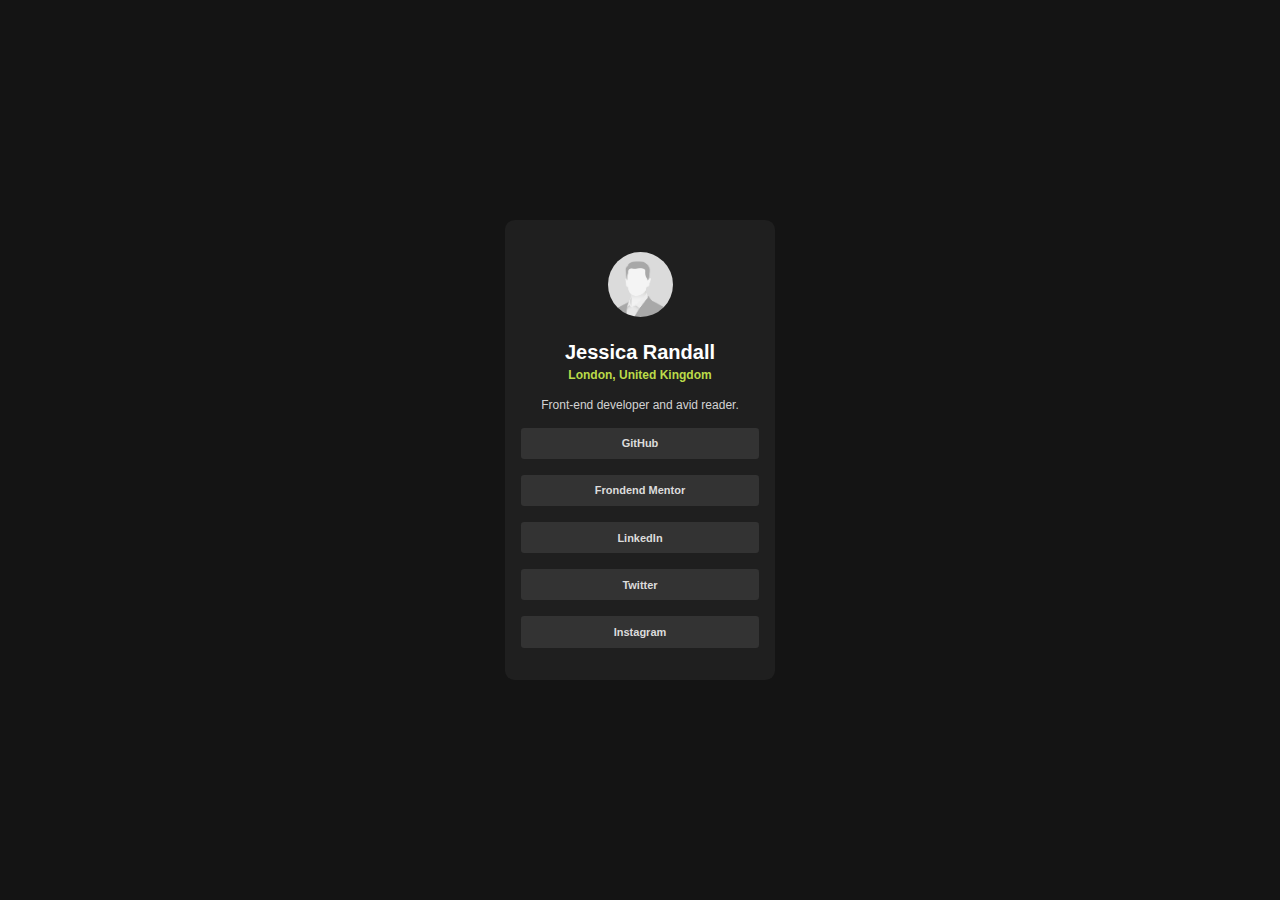
<file: 2_FirstCard/index.html>
<!DOCTYPE html>
<html lang="en">
  <head>
    <meta charset="UTF-8" />
    <meta name="viewport" content="width=|, initial-scale=1.0" />
    <link rel="stylesheet" href="css/style.css" />
    <title>First Card</title>
  </head>
  <body>
    <div class="card-wrapper">
      <img src="img/profile.jpg" alt="" class="profile-image" />
      <h2>Jessica Randall</h2>
      <h3>London, United Kingdom</h3>
      <p>Front-end developer and avid reader.</p>
      <a href="#">GitHub</a>
      <a href="#">Frondend Mentor</a>
      <a href="#">LinkedIn</a>
      <a href="#">Twitter</a>
      <a href="#">Instagram</a>
    </div>
  </body>
</html>
</file>
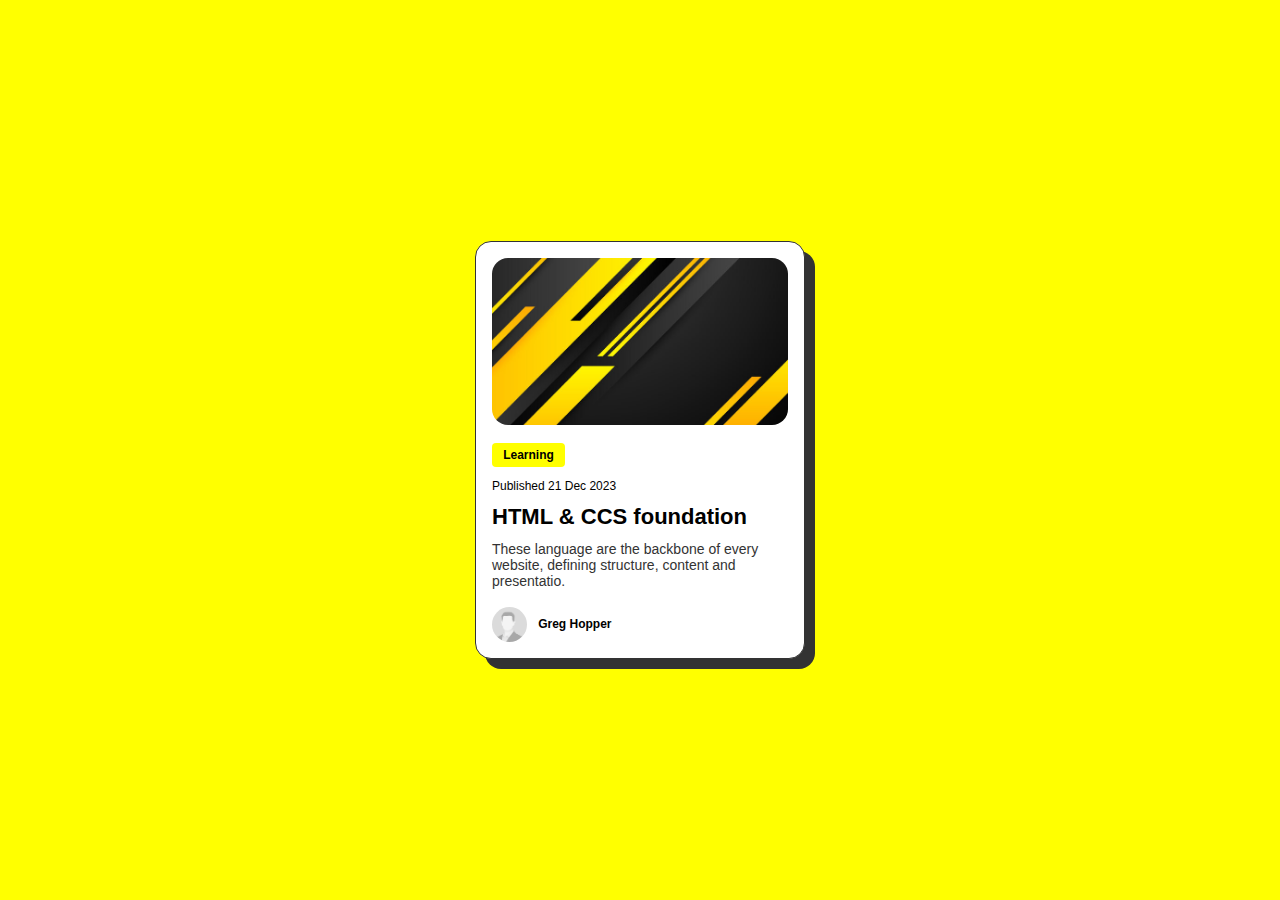
<file: 3_YellowCard/index.html>
<!DOCTYPE html>
<html lang="en">
  <head>
    <meta charset="UTF-8" />
    <meta name="viewport" content="width=device-width, initial-scale=1.0" />
    <title>Yellow Card</title>
    <link rel="stylesheet" href="css/style.css" />
  </head>
  <body>
    <div class="card-wrapper">
      <img src="img/back.jpg" alt="" class="back-image" />
      <span class="tag-category">Learning</span>
      <p class="date">Published 21 Dec 2023</p>
      <h2>HTML & CCS foundation</h2>
      <p class="descrption">
        These language are the backbone of every website, defining structure,
        content and presentatio.
      </p>
      <div class="author-wrapper">
        <img src="img/author.jpg" alt="" class="author-image" />
        <h4 class="author-name">Greg Hopper</h4>
      </div>
    </div>
  </body>
</html>
</file>
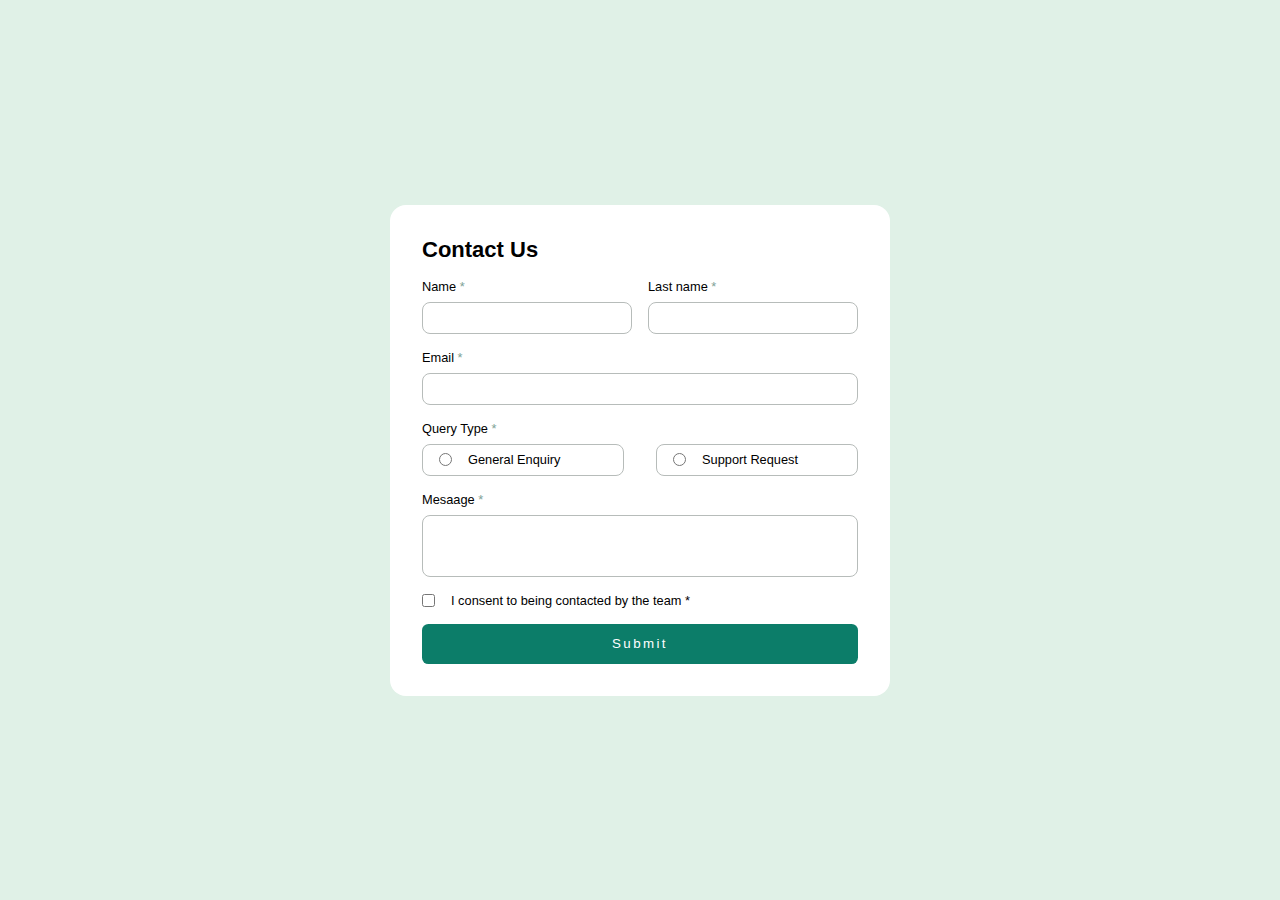
<file: 4_FirstForm/index.html>
<!DOCTYPE html>
<html lang="en">
  <head>
    <meta charset="UTF-8" />
    <meta name="viewport" content="width=device-width, initial-scale=1.0" />
    <title>First Form</title>
    <link rel="stylesheet" href="css/style.css" />
  </head>
  <body>
    <form action="#">
      <h2>Contact Us</h2>
      <div class="form-group">
        <div class="input-group">
          <label for="">Name <span class="extra">*</span></label>
          <input type="text" name="" id="" />
        </div>
        <div class="input-group">
          <label for="">Last name <span class="extra">*</span></label>
          <input type="text" name="" id="" />
        </div>
      </div>
      <div class="form-group">
        <div class="input-group">
          <label for="">Email <span class="extra">*</span></label>
          <input type="email" name="" id="" />
        </div>
      </div>
      <div class="form-group">
        <div class="input-group">
          <label for="">Query Type <span class="extra">*</span></label>
          <div class="in-row">
            <div class="radio-item">
              <input type="radio" name="" id="" />
              <label for="">General Enquiry</label>
            </div>
            <div class="radio-item">
              <input type="radio" name="" id="" />
              <label for="">Support Request</label>
            </div>
          </div>
        </div>
      </div>
      <div class="form-group">
        <div class="input-group">
          <label for="">Mesaage <span class="extra">*</span></label>
          <textarea row name="" id="" cols="30" rows="4"></textarea>
        </div>
      </div>
      <div class="form-group">
        <input type="checkbox" name="" id="" />
        <label for="">I consent to being contacted by the team *</label>
      </div>
      <button type="submit" value="">Submit</button>
    </form>
  </body>
</html>
</file>
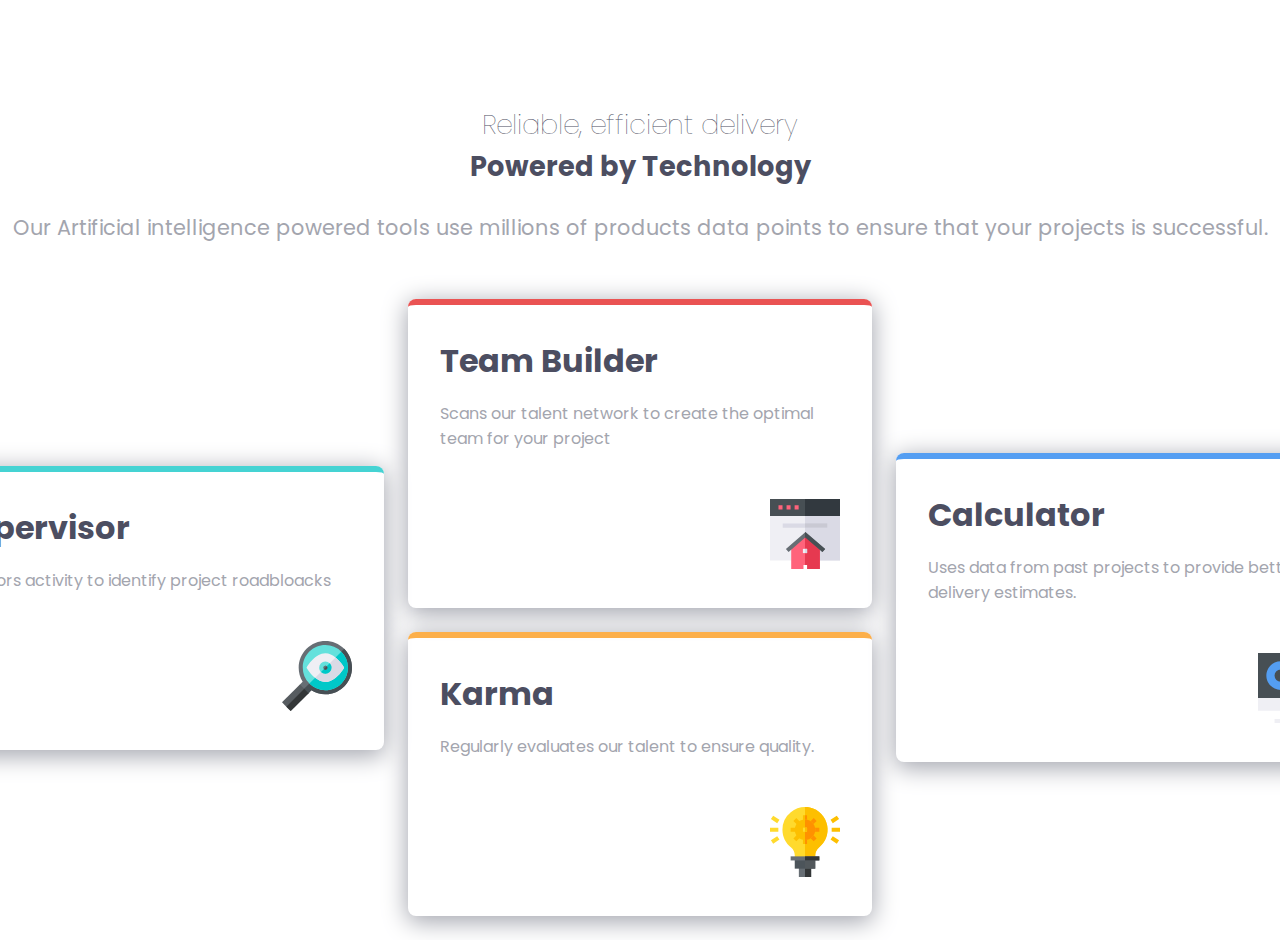
<file: 6_SASS/index.html>
<!DOCTYPE html>
<html lang="en">
  <head>
    <meta charset="UTF-8" />
    <meta name="viewport" content="width=device-width, initial-scale=1.0" />
    <title>SASS Homework</title>
    <link rel="preconnect" href="https://fonts.googleapis.com" />
    <link rel="preconnect" href="https://fonts.gstatic.com" crossorigin />
    <link
      href="https://fonts.googleapis.com/css2?family=Poppins:ital,wght@0,100;0,200;0,300;0,400;0,500;0,600;0,700;0,800;0,900;1,100;1,200;1,300;1,400;1,500;1,600;1,700;1,800;1,900&display=swap"
      rel="stylesheet"
    />
    <link rel="stylesheet" href="css/style.css" />
  </head>
  <body>
    <div class="section-wrapper">
      <div class="section-wrapper__title">
        <h2 class="section-wrapper__title--lighter alg-c">
          Reliable, efficient delivery
        </h2>
        <h2 class="section-wrapper__title--bolder alg-c">
          Powered by Technology
        </h2>
        <p class="section-wrapper__title--text alg-c">
          Our Artificial intelligence powered tools use millions of products
          data points to ensure that your projects is successful.
        </p>
      </div>
      <div class="section-wrapper__cards">
        <div class="card-wrapper">
          <div class="card-wrapper__card card-wrapper__card--supervisor">
            <h3>Supervisor</h3>
            <p>Monitors activity to identify project roadbloacks</p>
            <img src="img/icon-supervisor.svg" alt="" />
          </div>
        </div>
        <div class="card-wrapper">
          <div class="card-wrapper__card card-wrapper__card--team">
            <h3>Team Builder</h3>
            <p>
              Scans our talent network to create the optimal team for your
              project
            </p>
            <img src="img/icon-team-builder.svg" alt="" />
          </div>
          <div class="card-wrapper__card card-wrapper__card--karma">
            <h3>Karma</h3>
            <p>Regularly evaluates our talent to ensure quality.</p>
            <img src="img/icon-karma.svg" alt="" />
          </div>
        </div>
        <div class="card-wrapper">
          <div class="card-wrapper__card card-wrapper__card--calculator">
            <h3>Calculator</h3>
            <p>
              Uses data from past projects to provide better delivery estimates.
            </p>
            <img src="img/icon-calculator.svg" alt="" />
          </div>
        </div>
      </div>
    </div>
  </body>
</html>
</file>
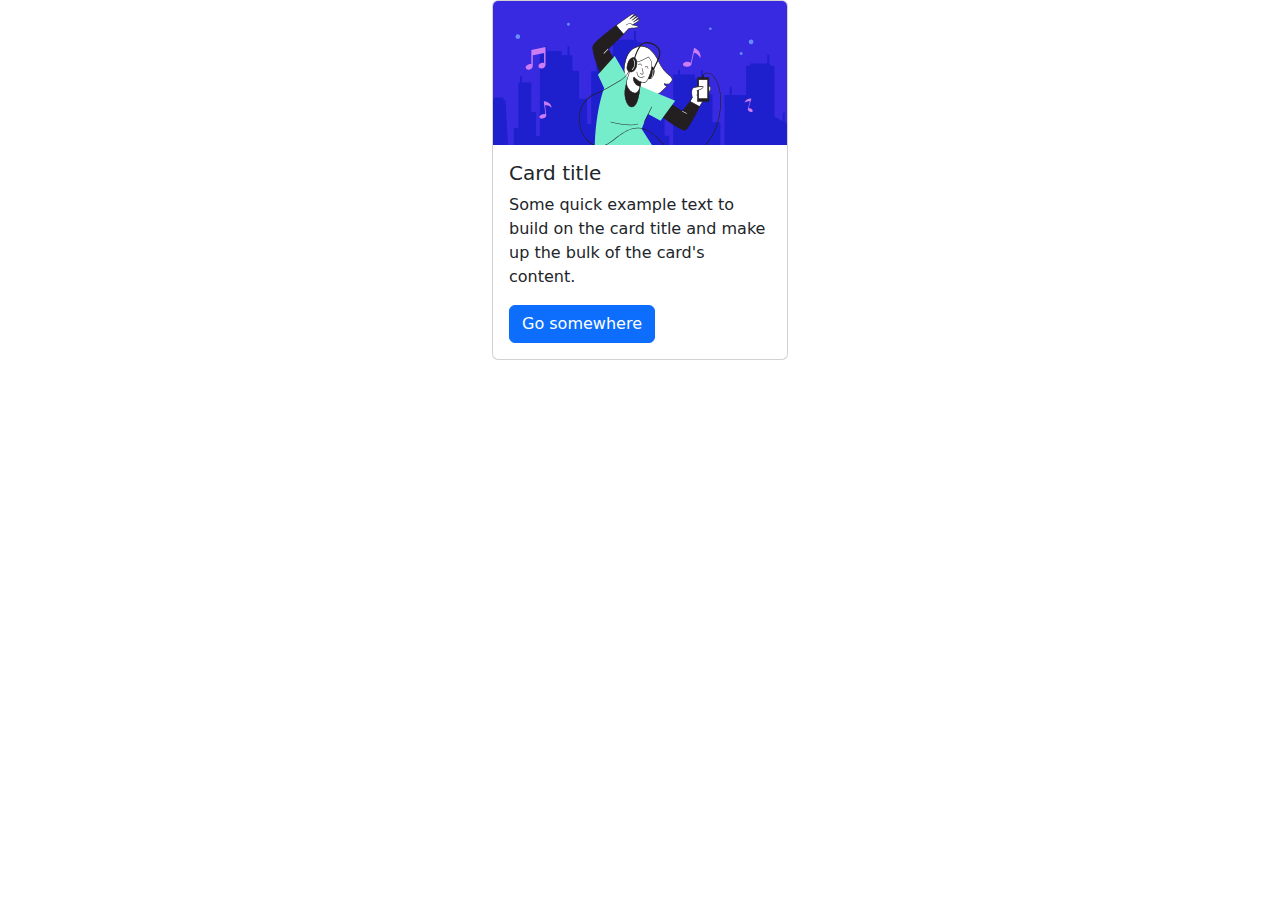
<file: 7_Bootstrap/index.html>
<!DOCTYPE html>
<html lang="en">
<head>
    <meta charset="UTF-8">
    <meta name="viewport" content="width=device-width, initial-scale=1.0">
    <title>First boostrap card</title>
    <link href="https://cdn.jsdelivr.net/npm/bootstrap@5.3.3/dist/css/bootstrap.min.css" rel="stylesheet" integrity="sha384-QWTKZyjpPEjISv5WaRU9OFeRpok6YctnYmDr5pNlyT2bRjXh0JMhjY6hW+ALEwIH" crossorigin="anonymous"></head>
<body>
   <div class="container-fluid">
    <div class="row justify-content-md-center">
        <div class="col-lg-3 col-md-3 col-sm-12">
            <div class="card w-100" >
                <img src="img/illustration-hero.svg" class="card-img-top" alt="...">
                <div class="card-body">
                  <h5 class="card-title">Card title</h5>
                  <p class="card-text">Some quick example text to build on the card title and make up the bulk of the card's content.</p>
                  <a href="#" class="btn btn-primary">Go somewhere</a>
                </div>
              </div>
        </div>
    </div>
    </div>
   </div>   
</body>
<script src="https://cdn.jsdelivr.net/npm/bootstrap@5.3.3/dist/js/bootstrap.bundle.min.js" integrity="sha384-YvpcrYf0tY3lHB60NNkmXc5s9fDVZLESaAA55NDzOxhy9GkcIdslK1eN7N6jIeHz" crossorigin="anonymous"></script></html>
</file>
<file: 2_FirstCard/css/style.css>
* {
  margin: 0;
  padding: 0;
  font-family: arial;
  box-sizing: border-box;
  box-sizing: border-box;
  font-family: Helvetica, sans-serif;
}

body {
  display: flex;
  justify-content: center;
  align-items: center;
  background-color: #141414;
  height: 100vh;
}

.card-wrapper {
  background-color: #1f1f1f;
  display: flex;
  flex-direction: column;
  align-items: center;
  padding: 2rem 1rem;
  border-radius: 0.6rem;
  width: 270px;
}

.profile-image {
  width: 65px;
  border-radius: 100%;
  margin-bottom: 1.5rem;
}

.card-wrapper h2 {
  color: white;
  font-size: 20px;
  margin-bottom: 0.2rem;
}

.card-wrapper h3 {
  color: #bbdb49;
  font-size: 12px;
  margin-bottom: 1rem;
}

.card-wrapper p {
  color: lightgray;
  font-size: 12px;
}

.card-wrapper a {
  text-decoration: none;
  margin-top: 1rem;
  background-color: #333333;
  width: 100%;
  color: #dcdcdc;
  padding: 0.6rem;
  font-size: 11px;
  text-align: center;
  font-weight: 50px;
  border-radius: 0.2rem;
  font-weight: bold;
}
</file>
<file: 3_YellowCard/css/style.css>
* {
  margin: 0;
  padding: 0;
  box-sizing: border-box;
  font-family: Helvetica, sans-serif;
}

body {
  display: flex;
  justify-content: center;
  align-items: center;
  height: 100vh;
  background-color: yellow;
}

.card-wrapper {
  background-color: white;
  padding: 1rem;
  border-radius: 1rem;
  width: 330px;
  border: 1px solid #333;
  box-shadow: 10px 10px #333;
}

.back-image {
  width: 100%;
  border-radius: 1rem;
  margin-bottom: 1rem;
}

.author-image {
  width: 35px;
  border-radius: 100%;
}

.tag-category {
  background-color: yellow;
  padding: 0.3rem 0.7rem 0.3rem 0.7rem;
  font-size: 12px;
  font-weight: bold;
  border-radius: 4px;
}

p.date {
  margin-top: 1rem;
  font-size: 12px;
}

.card-wrapper h2 {
  margin-top: 0.7rem;
  font-size: 22px;
}

p.descrption {
  color: #333;
  font-size: 14px;
  margin-top: 0.7rem;
}

.author-wrapper {
  display: flex;
  align-items: center;
  gap: 0.7rem;
  margin-top: 1.1rem;
}

.card-wrapper h4 {
  font-size: 12px;
}
</file>
<file: 4_FirstForm/css/style.css>
* {
  margin: 0;
  padding: 0;
  box-sizing: border-box;
  font-family: Helvetica, sans-serif;
}

body {
  display: flex;
  justify-content: center;
  align-items: center;
  height: 100vh;
  background-color: #e0f1e7;
}

body form {
  background-color: white;
  padding: 2rem;
  border-radius: 1rem;
  width: 500px;
}

form h2 {
  font-size: 22px;
  margin-bottom: 1rem;
}

form .form-group {
  display: flex;
  gap: 1rem;
  margin-bottom: 1rem;
  width: 100%;
}

form .form-group .input-group {
  display: flex;
  flex-direction: column;
  gap: 0.5rem;
  width: 100%;
}

.input-group label,
form .form-group {
  font-size: 0.8rem;
}

.input-group input[type="text"],
.input-group input[type="email"] {
  width: 100%;
  height: 2rem;
  border: 1px solid #b7bcba;
  border-radius: 0.5rem;
  padding: 0 1rem;
}

.input-group textarea {
  resize: none;
  border: 1px solid #b7bcba;
  border-radius: 0.5rem;
}

.in-row {
  display: flex;
  gap: 2rem;
  align-items: center;
}
.radio-item {
  display: flex;
  gap: 1rem;
  align-items: center;
  width: 100%;
  height: 2rem;
  border: 1px solid #b7bcba;
  border-radius: 0.5rem;
  padding: 0 1rem;
}

.radio-item input[type="radio"] {
  color: aquamarine;
}

form button {
  width: 100%;
  height: 40px;
  border: none;
  border-radius: 0.4rem;
  background-color: #0c7d69;
  letter-spacing: 0.15rem;
  color: white;
}

.extra {
  color: #7ea296;
}
</file>
<file: 6_SASS/css/style.css>
* {
  margin: 0;
  padding: 0;
  color: hsl(234, 12%, 34%);
  font-family: "Poppins", sans-serif;
}

body {
  display: flex;
  justify-content: center;
  align-items: center;
  padding: 1.5rem;
}

.alg-c {
  text-align: center;
}

.section-wrapper {
  display: flex;
  flex-direction: column;
  gap: 1.5rem;
}
.section-wrapper__title {
  align-items: center;
  margin-top: 5rem;
  display: flex;
  flex-direction: column;
  gap: 0rem;
}
.section-wrapper__title--lighter {
  font-weight: lighter;
  font-size: 1.7rem;
  color: hsl(234, 12%, 34%);
}
.section-wrapper__title--bolder {
  font-weight: bolder;
  font-size: 1.7rem;
  margin-top: 0rem;
  color: hsl(234, 12%, 34%);
}
.section-wrapper__title--text {
  margin-top: 1.5rem;
  font-size: 1.3rem;
  color: hsl(229, 6%, 66%);
}
.section-wrapper__cards {
  display: flex;
  flex-direction: column;
  gap: 1.5rem;
  margin-top: 5rem;
}

.card-wrapper {
  display: flex;
  flex-direction: column;
  gap: 1.5rem;
  text-align: right;
}
.card-wrapper__card {
  padding: 2rem;
  border-top: #333 solid 0.4rem;
  border-radius: 0.5rem;
  box-shadow: #333;
  box-shadow: 0rem 0.3rem 1.5rem 1px hsl(229, 6%, 66%);
}
.card-wrapper__card--supervisor {
  border-color: hsl(180, 62%, 55%);
}
.card-wrapper__card--team {
  border-color: hsl(0, 78%, 62%);
}
.card-wrapper__card--karma {
  border-color: hsl(34, 97%, 64%);
}
.card-wrapper__card--calculator {
  border-color: hsl(212, 86%, 64%);
}
.card-wrapper__card h3 {
  margin-bottom: 1rem;
  font-size: 2rem;
  text-align: left;
}
.card-wrapper__card p {
  color: hsl(229, 6%, 66%);
  text-align: left;
}
.card-wrapper__card img {
  width: 70px;
  margin-top: 3rem;
}

@media only screen and (min-width: 768px) {
  .section-wrapper__cards {
    display: flex;
    flex-direction: row;
    gap: 1.5rem;
    margin-top: 2rem;
    justify-content: space-between;
  }
  .card-wrapper {
    display: flex;
    flex-direction: column;
    justify-content: center;
  }
  .card-wrapper__card {
    width: 400px;
  }
}/*# sourceMappingURL=style.css.map */
</file>
